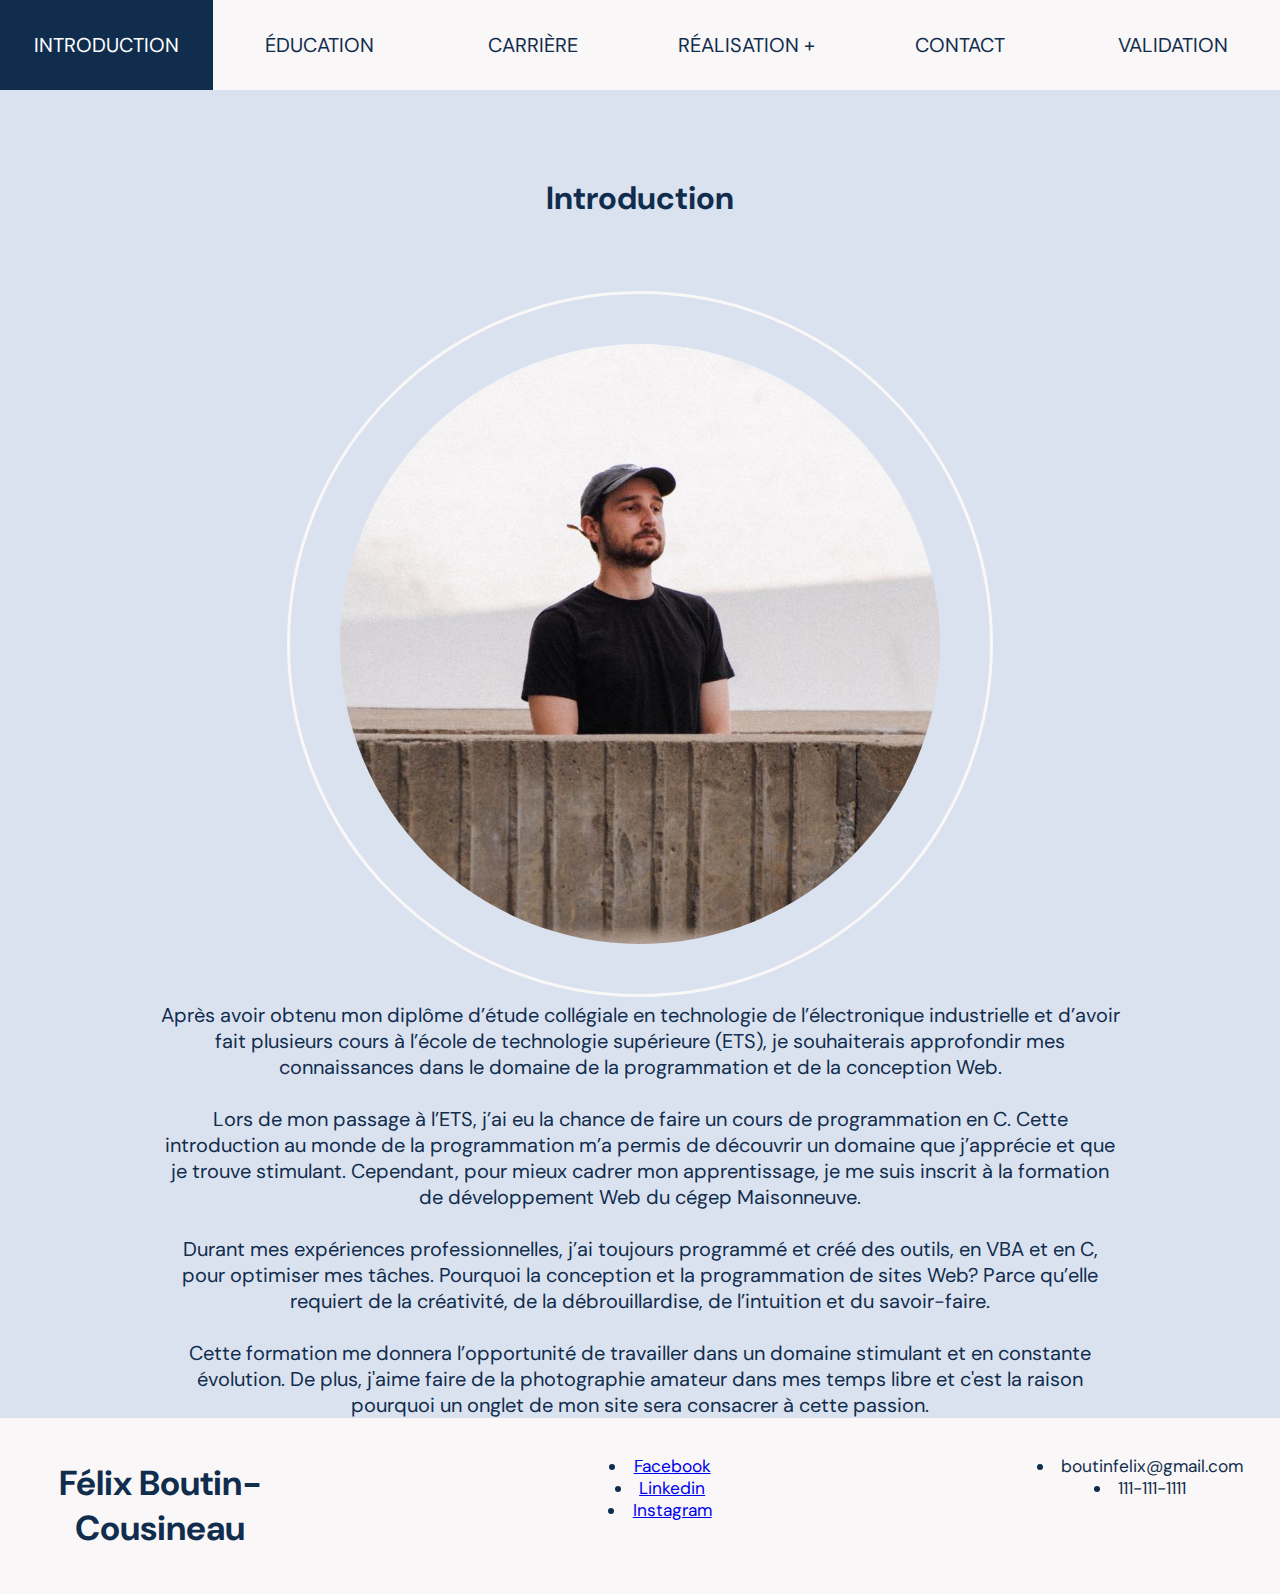
<file: index.html>
<!DOCTYPE html>
<html lang="en">

<head>
    <meta charset="UTF-8">
    <meta http-equiv="X-UA-Compatible" content="IE=edge">
    <meta name="viewport" content="width=device-width, initial-scale=1.0">
    <meta name="description" content="Travaux pratique 2">
    <meta name="author" content="Felix Boutin-Cousineau">
    <link rel="stylesheet" href="css/style.css">
    <title>Accueil</title>
</head>

<body>
    <div id="page">
        <nav class="navigation">
            <ul role="menu">
                <li role="menuitem" aria-haspopup="false"><a href="index.html" class="active">Introduction</a></li>
                <li role="menuitem" aria-haspopup="false"><a href="education.html">Éducation</a></li>
                <li role="menuitem" aria-haspopup="true"><a href="carriere.html">Carrière</a>
                </li>
                <li role="menuitem" aria-haspopup="false"><a href="#">Réalisation +</a>
                    <ul role="menu" class="drop-down">
                        <li role="menuitem" aria-haspopup="false"><a href="realisations.html#photo_1">Photo 1</a></li>
                        <li role="menuitem" aria-haspopup="false"><a href="realisations.html#photo_2">Photo 2</a></li>
                        <li role="menuitem" aria-haspopup="false"><a href="realisations.html#photo_3">Photo 3</a></li>
                        <li role="menuitem" aria-haspopup="false"><a href="realisations.html#photo_4">Photo 4</a></li>
                        <li role="menuitem" aria-haspopup="false"><a href="realisations.html#photo_5">Photo 5</a></li>
                        <li role="menuitem" aria-haspopup="false"><a href="realisations.html#photo_6">Photo 6</a></li>
                        <li role="menuitem" aria-haspopup="false"><a href="realisations.html#photo_7">Photo 7</a></li>
                        <li role="menuitem" aria-haspopup="false"><a href="realisations.html#photo_8">Photo 8</a></li>
                        <li role="menuitem" aria-haspopup="false"><a href="realisations.html#photo_9">Photo 9</a></li>
                    </ul>
                </li>
                <li role="menuitem" aria-haspopup="false"><a href="contact.html">Contact</a></li>
                <li role="menuitem" aria-haspopup="false"><a href="validation.html">Validation</a></li>
            </ul>
        </nav>
        <header>
            <h1>Introduction</h1>
        </header>
        <main>


            <section>

                <!-- Paragraphe introduction-->
                <article id="image">
                    <img class="image_profil" src="images/profile_picture.png" alt="">
                </article>
                <article id="texte_intro">
                    <p class="texte_introduction">
                        Après avoir obtenu mon diplôme d’étude collégiale en technologie de
                        l’électronique industrielle et d’avoir fait plusieurs cours à l’école
                        de technologie supérieure (ETS), je souhaiterais approfondir mes
                        connaissances dans le domaine de la programmation et de la conception
                        Web.
                        <br><br>
                        Lors de mon passage à l’ETS, j’ai eu la chance de faire un
                        cours de programmation en C. Cette introduction au monde de la
                        programmation m’a permis de découvrir un domaine que j’apprécie et que
                        je trouve stimulant. Cependant, pour mieux cadrer mon apprentissage,
                        je me suis inscrit à la formation de développement Web du cégep
                        Maisonneuve.
                        <br><br>
                        Durant mes expériences professionnelles, j’ai toujours
                        programmé et créé des outils, en VBA et en C, pour optimiser mes
                        tâches. Pourquoi la conception et la programmation de sites Web? Parce
                        qu’elle requiert de la créativité, de la débrouillardise, de
                        l’intuition et du savoir-faire.
                        <br><br>
                        Cette formation me donnera
                        l’opportunité de travailler dans un domaine stimulant et en constante
                        évolution. De plus, j'aime faire de la photographie amateur dans mes
                        temps libre et c'est la raison pourquoi un onglet de mon site sera
                        consacrer à cette passion.
                    </p>
                </article>

            </section>
        </main>

        <footer>
            <div class="conteneur">
                <div class="section-nom">
                    <h1>Félix Boutin-Cousineau</h1>
                </div>
                <div class="section-social">
                    <ul>
                        <li>
                            <a href="https://www.facebook.com/felix.cousineau" target="_blank">Facebook</a>
                        </li>
                        <li>
                            <a href="https://l.facebook.com/l.php?u=https%3A%2F%2Fwww.linkedin.com%2Fin%2Ffelix-boutin-3317a0137%3Ffbclid%3DIwAR3sNv3O0SuBhjASDBKBsaZmmvaJ235bY2H1iT41OGkLdKH1-DRdm1Y-QuM&h=AT07vODF49xS3wylnVWN8DboDHgrlhdu8t-3xo3W0Ykwk-Qza8rLuFgcLFyOd5Z05CnsOHjrDhijA9h3GSuoye9Y6F0zzD1CHO77SSWRN-Bs-XZ5tEqYrIU50EBHhex5aQE"
                                target="_blank">Linkedin</a>
                        </li>
                        <li>
                            <a href="https://www.instagram.com/felixcousineau/" target="_blank">Instagram</a>
                        </li>
                    </ul>
                </div>
                <div class="section-contact">
                    <ul>
                        <li>boutinfelix@gmail.com</li>
                        <li>111-111-1111</li>
                    </ul>
                </div>
            </div>
        </footer>
    </div>
</body>

</html>
</file>
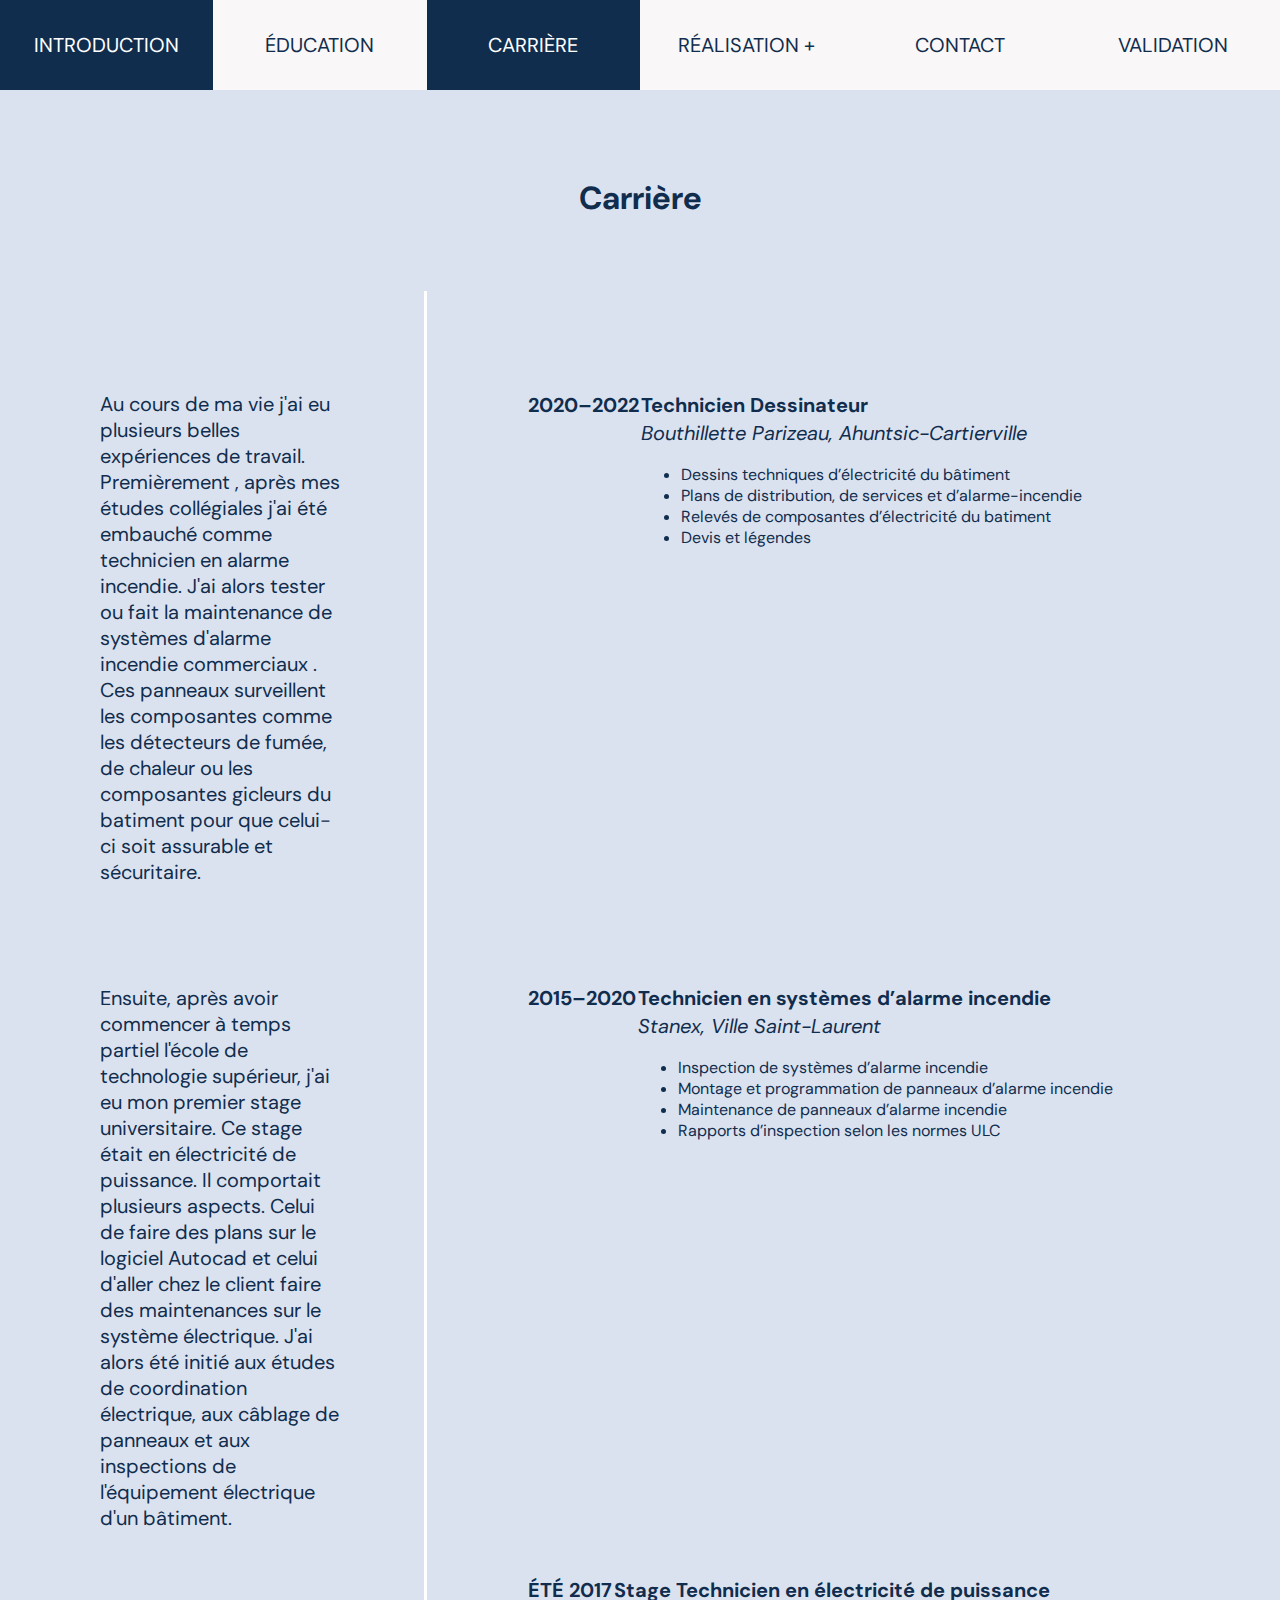
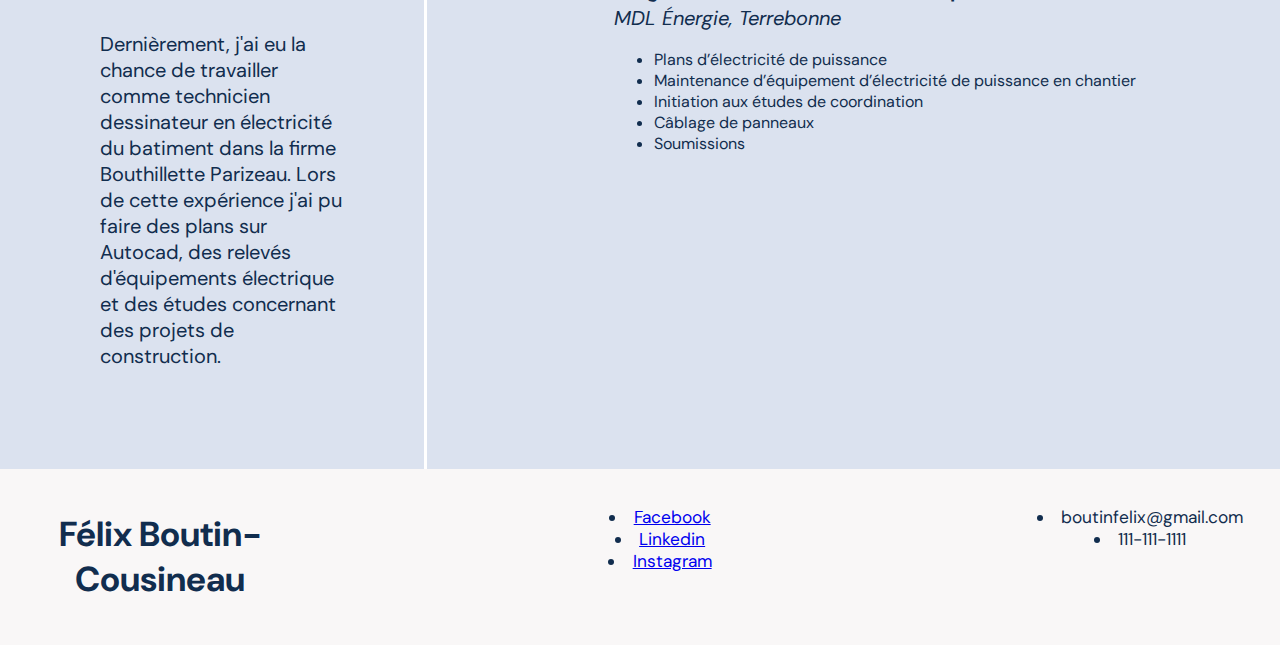
<file: carriere.html>
<!DOCTYPE html>
<html lang="en">

<head>
    <meta charset="UTF-8">
    <meta http-equiv="X-UA-Compatible" content="IE=edge">
    <meta name="viewport" content="width=device-width, initial-scale=1.0">
    <meta name="description" content="Travaux pratique 2">
    <meta name="author" content="Felix Boutin-Cousineau">
    <link rel="stylesheet" href="css/style.css">
    <title>Accueil</title>
</head>

<body>
    <div id="page">
        <nav class="navigation">
            <ul role="menu">
                <li role="menuitem" aria-haspopup="false"><a href="index.html">Introduction</a></li>
                <li role="menuitem" aria-haspopup="false"><a href="education.html">Éducation</a></li>
                <li role="menuitem" aria-haspopup="true"><a href="carriere.html" class="active">Carrière</a>
                </li>
                <li role="menuitem" aria-haspopup="false"><a href="#">Réalisation +</a>
                    <ul role="menu" class="drop-down">
                        <li role="menuitem" aria-haspopup="false"><a href="realisations.html#photo_1">Photo 1</a></li>
                        <li role="menuitem" aria-haspopup="false"><a href="realisations.html#photo_2">Photo 2</a></li>
                        <li role="menuitem" aria-haspopup="false"><a href="realisations.html#photo_3">Photo 3</a></li>
                        <li role="menuitem" aria-haspopup="false"><a href="realisations.html#photo_4">Photo 4</a></li>
                        <li role="menuitem" aria-haspopup="false"><a href="realisations.html#photo_5">Photo 5</a></li>
                        <li role="menuitem" aria-haspopup="false"><a href="realisations.html#photo_6">Photo 6</a></li>
                        <li role="menuitem" aria-haspopup="false"><a href="realisations.html#photo_7">Photo 7</a></li>
                        <li role="menuitem" aria-haspopup="false"><a href="realisations.html#photo_8">Photo 8</a></li>
                        <li role="menuitem" aria-haspopup="false"><a href="realisations.html#photo_9">Photo 9</a></li>
                    </ul>
                </li>
                <li role="menuitem" aria-haspopup="false"><a href="contact.html">Contact</a></li>
                <li role="menuitem" aria-haspopup="false"><a href="validation.html">Validation</a></li>
            </ul>
        </nav>
        <aside>

        </aside>
        <header>
            <h1>Carrière</h1>
        </header>
        <main>
            <div class="parent">
                <div class="aside">
                    <p>Au cours de ma vie j'ai eu plusieurs belles expériences de travail. Premièrement , après mes
                        études
                        collégiales j'ai été embauché comme technicien en alarme incendie. J'ai alors tester ou fait la
                        maintenance de systèmes d'alarme incendie commerciaux . Ces panneaux surveillent les composantes
                        comme les détecteurs de fumée, de chaleur ou les composantes gicleurs du batiment pour que
                        celui-ci
                        soit
                        assurable et sécuritaire.
                    </p>
                    <p>
                        Ensuite, après avoir commencer à temps partiel l'école de technologie supérieur, j'ai eu mon
                        premier
                        stage universitaire. Ce stage était en électricité de puissance. Il comportait plusieurs
                        aspects.
                        Celui de faire des plans sur le logiciel Autocad et celui d'aller chez le client faire des
                        maintenances sur le système électrique. J'ai alors été initié aux études de coordination
                        électrique,
                        aux câblage de panneaux et aux inspections de l'équipement électrique d'un bâtiment.
                    </p>
                    <p>
                        Dernièrement, j'ai eu la chance de travailler comme technicien dessinateur en électricité du
                        batiment dans la firme Bouthillette Parizeau. Lors de cette expérience j'ai pu faire des plans
                        sur
                        Autocad, des relevés d'équipements électrique et des études concernant des projets de
                        construction.
                    </p>
                </div>
                <div class="carriere-tableau-1">
                    <!-- Tableau carriere-->

                    <table>
                        <thead></thead>
                        <tbody>
                            <tr>
                                <td class="table_section_bold">2020–2022</td>
                                <td class="table_section_bold">Technicien Dessinateur</td>
                            </tr>
                            <tr>
                                <td></td>
                                <td class="table_section_italic">
                                    Bouthillette Parizeau, Ahuntsic-Cartierville
                                </td>
                            </tr>
                            <tr>
                                <td></td>
                                <td>
                                    <ul>
                                        <li>Dessins techniques d’électricité du bâtiment</li>
                                        <li>
                                            Plans de distribution, de services et d’alarme-incendie
                                        </li>
                                        <li>Relevés de composantes d’électricité du batiment</li>
                                        <li>Devis et légendes</li>
                                    </ul>
                                </td>
                            </tr>
                        </tbody>
                    </table>
                </div>
                <div class="carriere-tableau-2">
                    <table>
                        <thead></thead>
                        <tbody>
                            <tr>
                                <td class="table_section_bold">2015–2020</td>
                                <td class="table_section_bold">Technicien en systèmes d’alarme incendie</td>
                            </tr>

                            <tr>
                                <td></td>
                                <td class="table_section_italic">Stanex, Ville Saint-Laurent</td>
                            </tr>
                            <tr>
                                <td></td>
                                <td>
                                    <ul>
                                        <li>Inspection de systèmes d’alarme incendie</li>
                                        <li>
                                            Montage et programmation de panneaux d’alarme incendie
                                        </li>
                                        <li>Maintenance de panneaux d’alarme incendie</li>
                                        <li>Rapports d’inspection selon les normes ULC</li>
                                    </ul>
                                </td>
                            </tr>
                        </tbody>
                    </table>
                </div>
                <div class="carriere-tableau-3">
                    <table>
                        <thead></thead>
                        <tbody>
                            <tr>
                                <td class="table_section_bold">ÉTÉ 2017</td>
                                <td class="table_section_bold">Stage Technicien en électricité de puissance</td>
                            </tr>

                            <tr>
                                <td></td>
                                <td class="table_section_italic">MDL Énergie, Terrebonne</td>
                            </tr>
                            <tr>
                                <td></td>
                                <td>
                                    <ul>
                                        <li>Plans d’électricité de puissance</li>
                                        <li>
                                            Maintenance d’équipement d’électricité de puissance en
                                            chantier
                                        </li>
                                        <li>Initiation aux études de coordination</li>
                                        <li>Câblage de panneaux</li>
                                        <li>Soumissions</li>
                                    </ul>
                                </td>
                            </tr>
                        </tbody>
                    </table>
                </div>


        </main>

        <footer>
            <div class="conteneur">
                <div class="section-nom">
                    <h1>Félix Boutin-Cousineau</h1>
                </div>
                <div class="section-social">
                    <ul>
                        <li>
                            <a href="https://www.facebook.com/felix.cousineau" target="_blank">Facebook</a>
                        </li>
                        <li>
                            <a href="https://l.facebook.com/l.php?u=https%3A%2F%2Fwww.linkedin.com%2Fin%2Ffelix-boutin-3317a0137%3Ffbclid%3DIwAR3sNv3O0SuBhjASDBKBsaZmmvaJ235bY2H1iT41OGkLdKH1-DRdm1Y-QuM&h=AT07vODF49xS3wylnVWN8DboDHgrlhdu8t-3xo3W0Ykwk-Qza8rLuFgcLFyOd5Z05CnsOHjrDhijA9h3GSuoye9Y6F0zzD1CHO77SSWRN-Bs-XZ5tEqYrIU50EBHhex5aQE"
                                target="_blank">Linkedin</a>
                        </li>
                        <li>
                            <a href="https://www.instagram.com/felixcousineau/" target="_blank">Instagram</a>
                        </li>
                    </ul>
                </div>
                <div class="section-contact">
                    <ul>
                        <li>boutinfelix@gmail.com</li>
                        <li>111-111-1111</li>
                    </ul>
                </div>
            </div>
        </footer>
    </div>
</body>

</html>
</file>
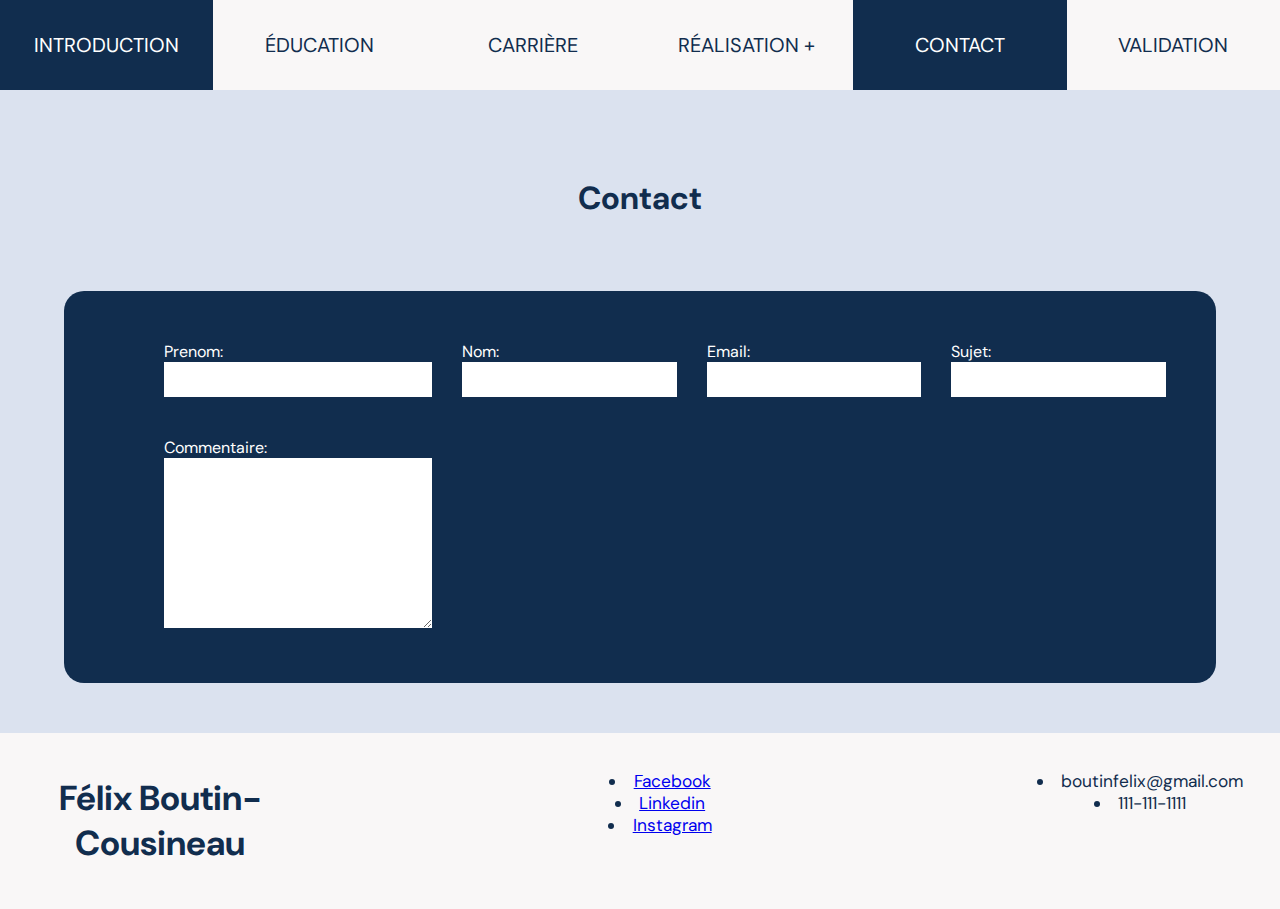
<file: contact.html>
<!DOCTYPE html>
<html lang="en">

<head>
    <meta charset="UTF-8">
    <meta http-equiv="X-UA-Compatible" content="IE=edge">
    <meta name="viewport" content="width=device-width, initial-scale=1.0">
    <meta name="description" content="Travaux pratique 2">
    <meta name="author" content="Felix Boutin-Cousineau">
    <link rel="stylesheet" href="css/style.css">
    <title>Accueil</title>
</head>

<body>
    <div id="page">
        <nav class="navigation">
            <ul role="menu">
                <li role="menuitem" aria-haspopup="false"><a href="index.html">Introduction</a></li>
                <li role="menuitem" aria-haspopup="false"><a href="education.html">Éducation</a></li>
                <li role="menuitem" aria-haspopup="true"><a href="carriere.html">Carrière</a>
                </li>
                <li role="menuitem" aria-haspopup="false"><a href="#">Réalisation +</a>
                    <ul role="menu" class="drop-down">
                        <li role="menuitem" aria-haspopup="false"><a href="realisations.html#photo_1">Photo 1</a></li>
                        <li role="menuitem" aria-haspopup="false"><a href="realisations.html#photo_2">Photo 2</a></li>
                        <li role="menuitem" aria-haspopup="false"><a href="realisations.html#photo_3">Photo 3</a></li>
                        <li role="menuitem" aria-haspopup="false"><a href="realisations.html#photo_4">Photo 4</a></li>
                        <li role="menuitem" aria-haspopup="false"><a href="realisations.html#photo_5">Photo 5</a></li>
                        <li role="menuitem" aria-haspopup="false"><a href="realisations.html#photo_6">Photo 6</a></li>
                        <li role="menuitem" aria-haspopup="false"><a href="realisations.html#photo_7">Photo 7</a></li>
                        <li role="menuitem" aria-haspopup="false"><a href="realisations.html#photo_8">Photo 8</a></li>
                        <li role="menuitem" aria-haspopup="false"><a href="realisations.html#photo_9">Photo 9</a></li>
                    </ul>
                </li>
                <li role="menuitem" aria-haspopup="false"><a href="contact.html" class="active">Contact</a></li>
                <li role="menuitem" aria-haspopup="false"><a href="validation.html">Validation</a></li>
            </ul>
        </nav>
        <header>
            <h1>Contact</h1>
        </header>
        <main>
            <div class="form">
                <form action="">
                    <div class="row">
                        <div class="col">
                            <label for="f_name">Prenom:</label>
                            <input class="form-control" type="text" id="f_name" name="f_name">
                        </div>
                        <div class="col">
                            <label for="l_name">Nom:</label>
                            <input class="form-control" type="text" id="l_name" name="l_name">
                        </div>
                        <div class="col">
                            <label for="email"> Email:</label>
                            <input class="form-control" type="email" id="email" name="email">
                        </div>
                        <div class="col">
                            <label for="sujet">Sujet:</label>
                            <input class="form-control" type="text" id="sujet" name="sujet">
                        </div>
                        <div class="col">
                            <label class="commentaire" for="commentaire">Commentaire:</label>
                            <textarea class="form-control" name="commentaire" id="commentaire" cols="25"
                                rows="10"></textarea>
                        </div>
                    </div>
                </form>
            </div>
        </main>

        <footer>
            <div class="conteneur">
                <div class="section-nom">
                    <h1>Félix Boutin-Cousineau</h1>
                </div>
                <div class="section-social">
                    <ul>
                        <li>
                            <a href="https://www.facebook.com/felix.cousineau" target="_blank">Facebook</a>
                        </li>
                        <li>
                            <a href="https://l.facebook.com/l.php?u=https%3A%2F%2Fwww.linkedin.com%2Fin%2Ffelix-boutin-3317a0137%3Ffbclid%3DIwAR3sNv3O0SuBhjASDBKBsaZmmvaJ235bY2H1iT41OGkLdKH1-DRdm1Y-QuM&h=AT07vODF49xS3wylnVWN8DboDHgrlhdu8t-3xo3W0Ykwk-Qza8rLuFgcLFyOd5Z05CnsOHjrDhijA9h3GSuoye9Y6F0zzD1CHO77SSWRN-Bs-XZ5tEqYrIU50EBHhex5aQE"
                                target="_blank">Linkedin</a>
                        </li>
                        <li>
                            <a href="https://www.instagram.com/felixcousineau/" target="_blank">Instagram</a>
                        </li>
                    </ul>
                </div>
                <div class="section-contact">
                    <ul>
                        <li>boutinfelix@gmail.com</li>
                        <li>111-111-1111</li>
                    </ul>
                </div>
            </div>
        </footer>
    </div>
</body>

</html>
</file>
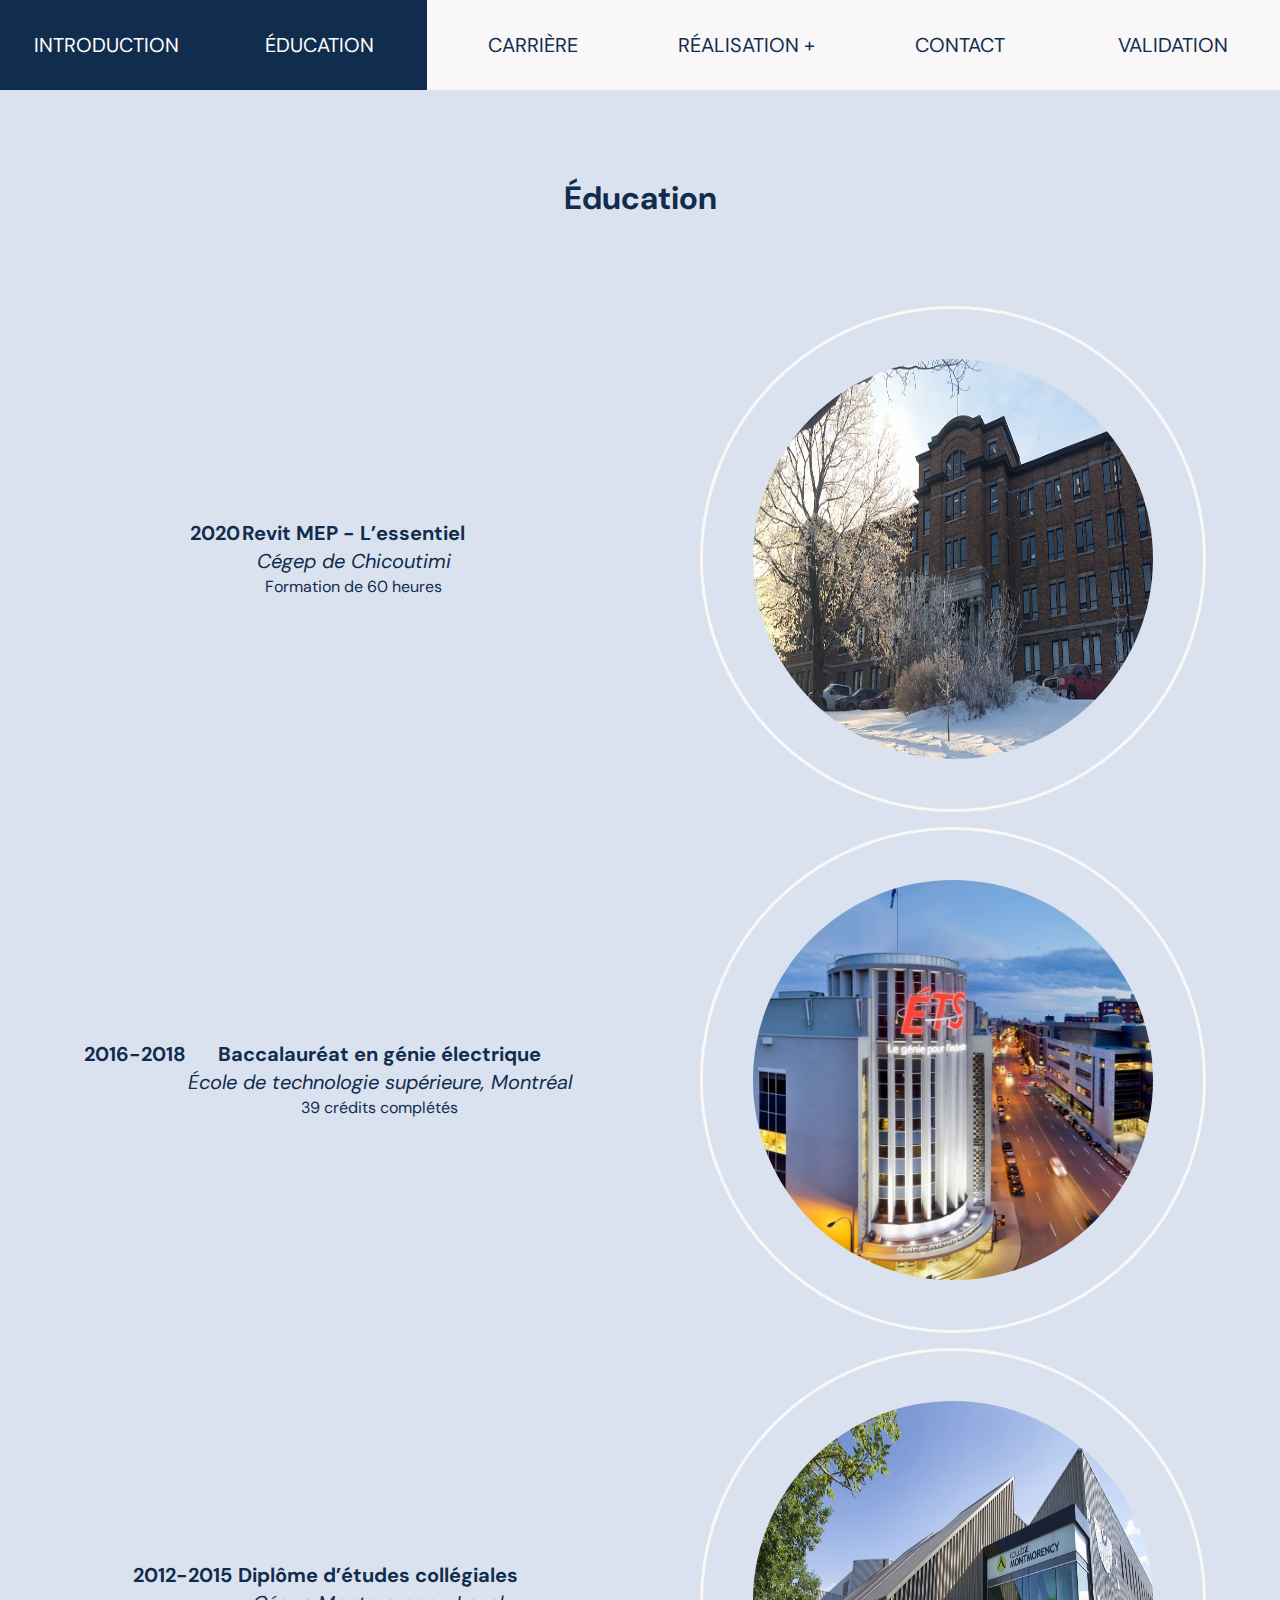
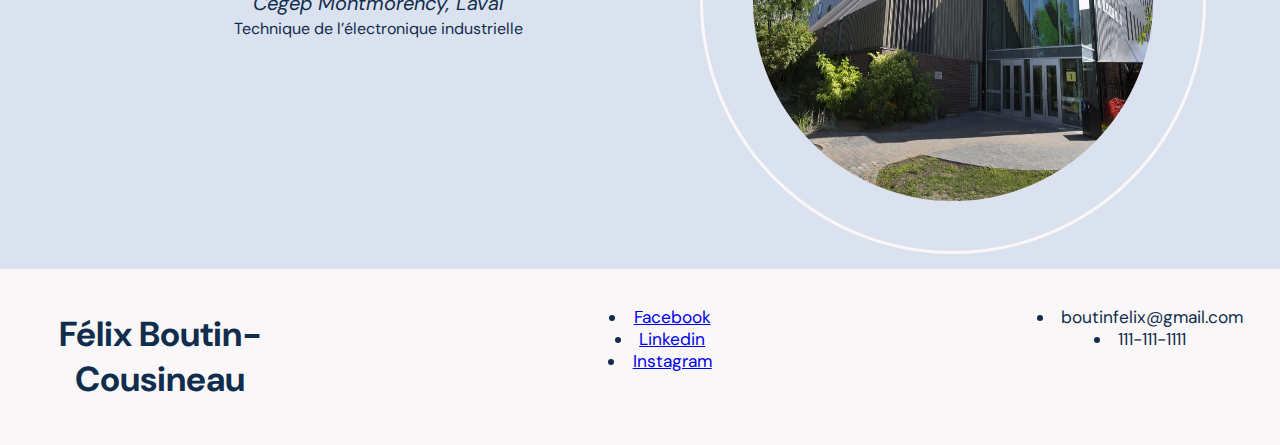
<file: education.html>
<!DOCTYPE html>
<html lang="en">

<head>
    <meta charset="UTF-8">
    <meta http-equiv="X-UA-Compatible" content="IE=edge">
    <meta name="viewport" content="width=device-width, initial-scale=1.0">
    <meta name="description" content="Travaux pratique 2">
    <meta name="author" content="Felix Boutin-Cousineau">
    <link rel="stylesheet" href="css/style.css">
    <title>Accueil</title>
</head>

<body>
    <div id="page">
        <nav class="navigation">
            <ul role="menu">
                <li role="menuitem" aria-haspopup="false"><a href="index.html">Introduction</a></li>
                <li role="menuitem" aria-haspopup="false"><a href="education.html" class="active">Éducation</a></li>
                <li role="menuitem" aria-haspopup="true"><a href="carriere.html">Carrière</a>
                </li>
                <li role="menuitem" aria-haspopup="false"><a href="#">Réalisation +</a>
                    <ul role="menu" class="drop-down">
                        <li role="menuitem" aria-haspopup="false"><a href="realisations.html#photo_1">Photo 1</a>
                        </li>
                        <li role="menuitem" aria-haspopup="false"><a href="realisations.html#photo_2">Photo 2</a>
                        </li>
                        <li role="menuitem" aria-haspopup="false"><a href="realisations.html#photo_3">Photo 3</a>
                        </li>
                        <li role="menuitem" aria-haspopup="false"><a href="realisations.html#photo_4">Photo 4</a>
                        </li>
                        <li role="menuitem" aria-haspopup="false"><a href="realisations.html#photo_5">Photo 5</a>
                        </li>
                        <li role="menuitem" aria-haspopup="false"><a href="realisations.html#photo_6">Photo 6</a>
                        </li>
                        <li role="menuitem" aria-haspopup="false"><a href="realisations.html#photo_7">Photo 7</a>
                        </li>
                        <li role="menuitem" aria-haspopup="false"><a href="realisations.html#photo_8">Photo 8</a>
                        </li>
                        <li role="menuitem" aria-haspopup="false"><a href="realisations.html#photo_9">Photo 9</a>
                        </li>
                    </ul>
                </li>
                <li role="menuitem" aria-haspopup="false"><a href="contact.html">Contact</a></li>
                <li role="menuitem" aria-haspopup="false"><a href="validation.html">Validation</a></li>
            </ul>
        </nav>
        <header>
            <h1>Éducation</h1>
        </header>
        <main>
            <section class="education">
                <div class='conteneur-education'>
                    <div class='ligne-education'>
                        <div class='colonne-education'>
                            <table>
                                <thead></thead>
                                <tbody>
                                    <tr>
                                        <td class="table_section_bold">2020</td>
                                        <td class="table_section_bold">Revit MEP - L’essentiel</td>
                                    </tr>
                                    <tr>
                                        <td></td>
                                        <td class="table_section_italic">Cégep de Chicoutimi</td>
                                    </tr>
                                    <tr>
                                        <td></td>
                                        <td>Formation de 60 heures</td>
                                    </tr>
                                </tbody>
                            </table>
                        </div>
                        <div class='colonne-education'>
                            <img class="image_education" src="images/electrical.png" alt="">
                        </div>
                    </div>
                </div>

                <div class='conteneur-education'>
                    <div class='ligne-education'>
                        <div class='colonne-education'>
                            <!-- Tableau education-->

                            <table>
                                <thead></thead>
                                <tbody>
                                    <tr>
                                        <td class="table_section_bold">2016-2018</td>
                                        <td class="table_section_bold">Baccalauréat en génie électrique</td>
                                    </tr>

                                    <tr>
                                        <td></td>
                                        <td class="table_section_italic">École de technologie supérieure, Montréal
                                        </td>
                                    </tr>
                                    <tr>
                                        <td></td>
                                        <td>39 crédits complétés</td>
                                    </tr>
                                </tbody>
                            </table>
                        </div>
                        <div class='colonne-education'>
                            <img class="image_education" src="images/ets_image.jpg" alt="">
                        </div>
                    </div>
                </div>

                <div class='conteneur-education'>
                    <div class='ligne-education'>
                        <div class='colonne-education'>
                            <table>
                                <thead></thead>
                                <tbody>
                                    <tr>
                                        <td class="table_section_bold">2012-2015</td>
                                        <td class="table_section_bold">Diplôme d’études collégiales</td>
                                    </tr>

                                    <tr>
                                        <td></td>
                                        <td class="table_section_italic">Cégep Montmorency, Laval</td>
                                    </tr>
                                    <tr>
                                        <td></td>
                                        <td>Technique de l’électronique industrielle</td>
                                    </tr>
                                </tbody>
                            </table>
                        </div>
                        <div class='colonne-education'>
                            <img class="image_education" src="images/cegep_montmorency_image.jpg" alt="">
                        </div>
                    </div>
                </div>


            </section>
        </main>

        <footer>
            <div class="conteneur">
                <div class="section-nom">
                    <h1>Félix Boutin-Cousineau</h1>
                </div>
                <div class="section-social">
                    <ul>
                        <li>
                            <a href="https://www.facebook.com/felix.cousineau" target="_blank">Facebook</a>
                        </li>
                        <li>
                            <a href="https://l.facebook.com/l.php?u=https%3A%2F%2Fwww.linkedin.com%2Fin%2Ffelix-boutin-3317a0137%3Ffbclid%3DIwAR3sNv3O0SuBhjASDBKBsaZmmvaJ235bY2H1iT41OGkLdKH1-DRdm1Y-QuM&h=AT07vODF49xS3wylnVWN8DboDHgrlhdu8t-3xo3W0Ykwk-Qza8rLuFgcLFyOd5Z05CnsOHjrDhijA9h3GSuoye9Y6F0zzD1CHO77SSWRN-Bs-XZ5tEqYrIU50EBHhex5aQE"
                                target="_blank">Linkedin</a>
                        </li>
                        <li>
                            <a href="https://www.instagram.com/felixcousineau/" target="_blank">Instagram</a>
                        </li>
                    </ul>
                </div>
                <div class="section-contact">
                    <ul>
                        <li>boutinfelix@gmail.com</li>
                        <li>111-111-1111</li>
                    </ul>
                </div>
            </div>
        </footer>
    </div>
</body>

</html>
</file>
<file: css/style.css>
@import "style-navbar.css";
@import "style-images.css";
@import "style-footer.css";
@import "style-form.css";
@import url('https://fonts.googleapis.com/css2?family=DM+Sans&display=swap');


/*BODY*/

body {
    font-family: "DM Sans", sans-serif;
    background-color: #dbe2ef;
    /* Enleve l'espace entre le body et l'exterieur de la page */
    margin: 0;
    color: #112D4E;
}

.section_image>section {
    padding: 50px;
}

.section_image>section p {
    padding: 25px;
}

/* Bold pour les tableaux dans Education et Carriere */
.table_section_bold {
    font-weight: bold;
    font-size: larger;
    font-size: 15pt;
}

/* Italic pour les tableaux dans Education et Carriere */
.table_section_italic {
    font-style: italic;
    font-size: 15pt;
}

section,
header {
    text-align: center;
}

header {
    padding: 50px;
}

p {
    width: 75%;
    margin: auto;
    font-size: 15pt;
    /* padding: 50px; */
}

.aside>p {
    padding: 50px;
}

.conteneur-education {
    margin: 15px;
}

.ligne-education {
    display: flex;
    flex-direction: row;
    flex-wrap: wrap;
    width: 100%;
}

.colonne-education {
    display: flex;
    flex-direction: column;
    flex-basis: 100%;

    text-align: center;
    justify-content: center;
    align-items: center;

}

.parent {
    display: grid;
    grid-template-columns: repeat(3, 1fr);
    grid-template-rows: repeat(3, 1fr);
    grid-column-gap: 0px;
    grid-row-gap: 0px;
}

.aside,
.carriere-tableau-1,
.carriere-tableau-2,
.carriere-tableau-3,
table {
    padding: 50px;
    border-spacing: 0;
}

@media screen and (min-width:800px) {
    .aside {
        border-right: solid;
        border-color: white;
    }
}

.aside {
    grid-area: 1 / 1 / 4 / 2;
}

.carriere-tableau-1 {
    grid-area: 1 / 2 / 2 / 4;
}

.carriere-tableau-2 {
    grid-area: 2 / 2 / 3 / 4;
}

.carriere-tableau-3 {
    grid-area: 3 / 2 / 4 / 4;
}

@media screen and (min-width:600px) {
    .colonne-education {
        flex: 1
    }
}

@media screen and (max-width: 720px) {
    .parent {
        display: flex;
        flex-flow: column wrap;
    }

    footer {
        position: relative;
        bottom: 0;
    }

}
</file>
